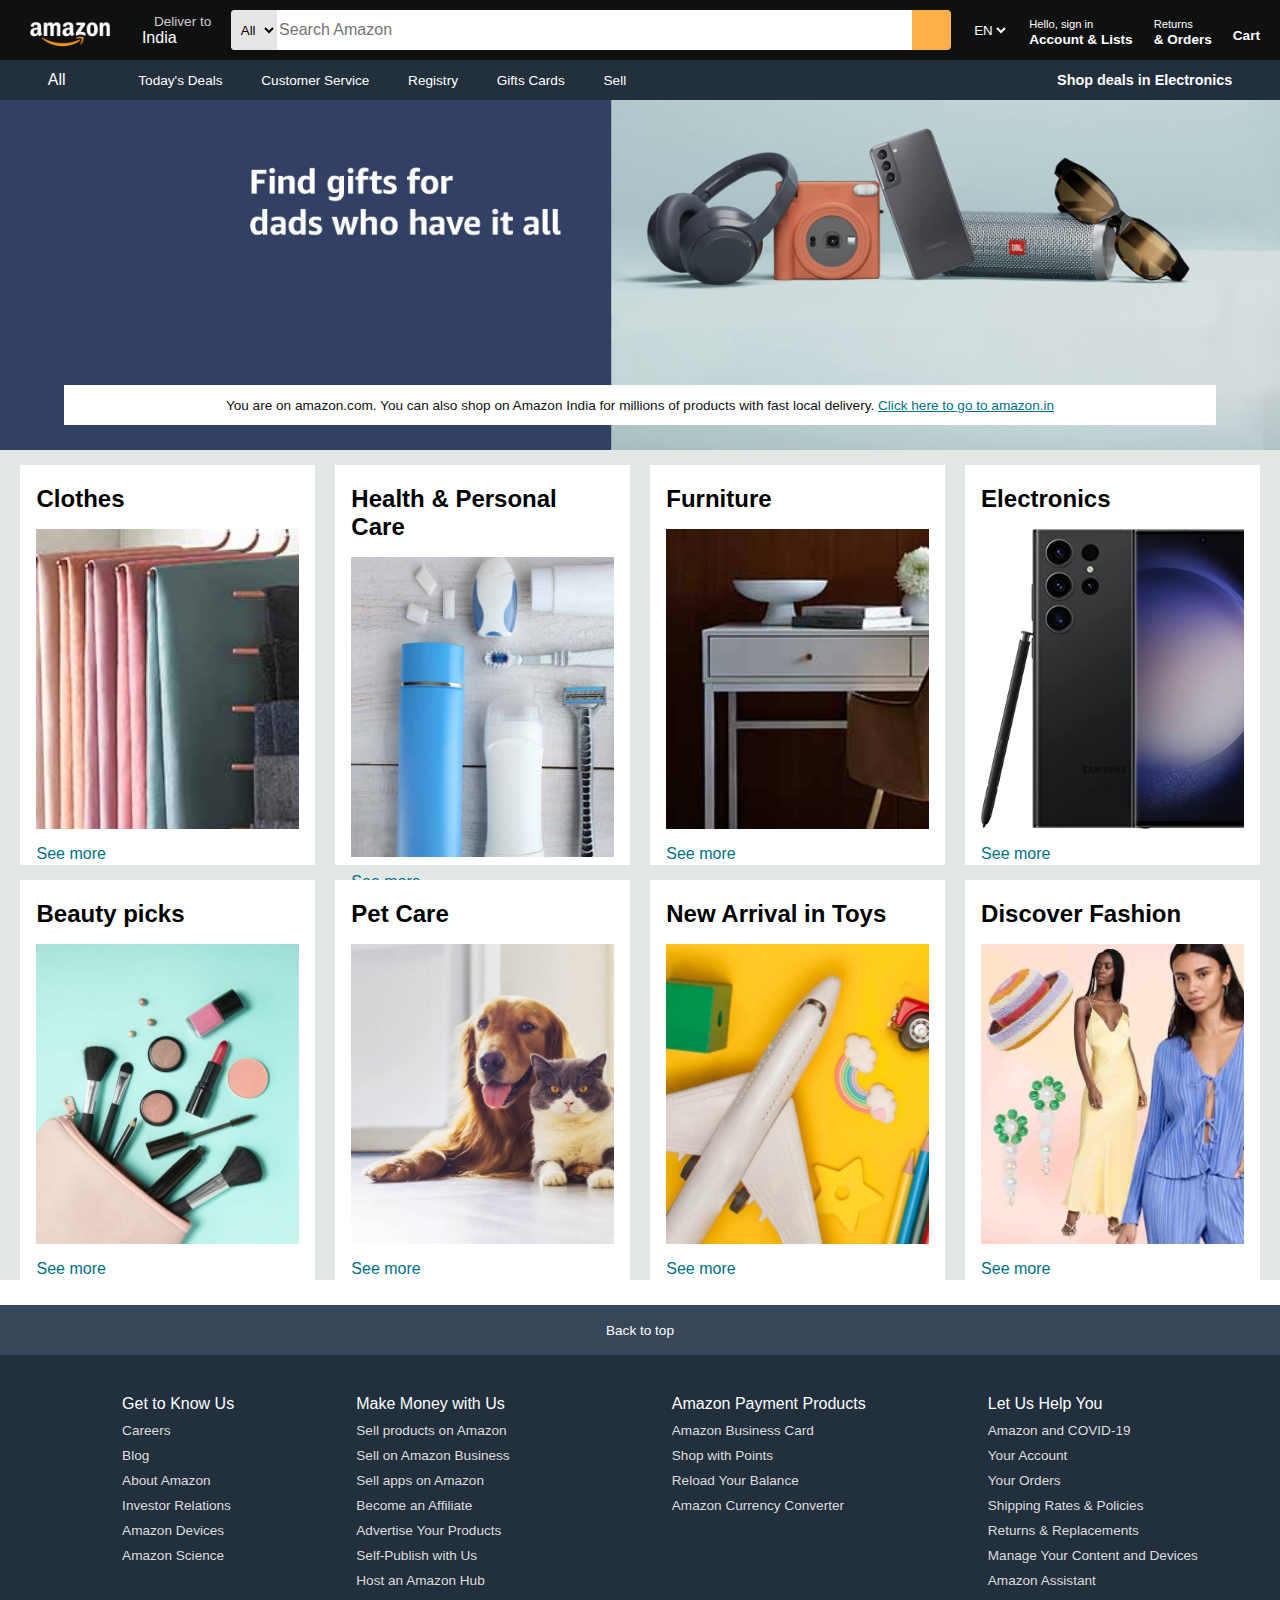
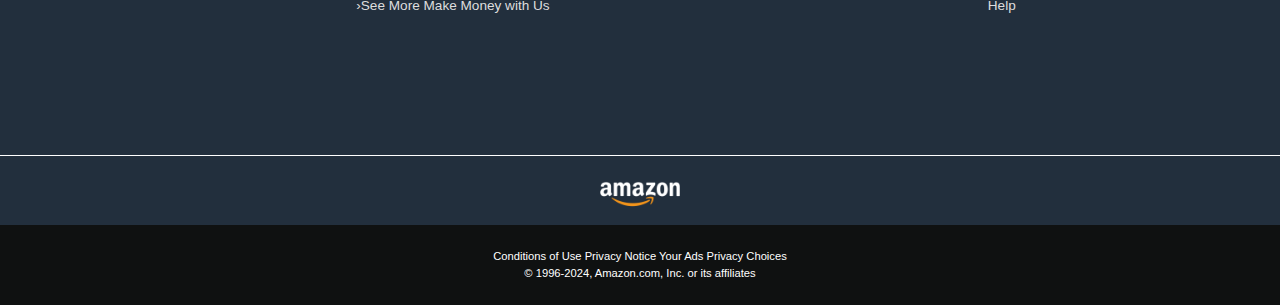
<file: Amazon Landing Page/Amazon.html>
<!DOCTYPE html>
<html lang="en">

<head>
    <meta charset="UTF-8">
    <meta name="viewport" content="width=device-width, initial-scale=1.0">
    <title>Amazon</title>
    <link rel="stylesheet" href="style.css">
    <link rel="icon" type="image/x-icon" href="amazon_icon-icons.com_62714.ico">
    <link rel="stylesheet" href="https://cdnjs.cloudflare.com/ajax/libs/font-awesome/6.5.1/css/all.min.css"
        integrity="sha512-DTOQO9RWCH3ppGqcWaEA1BIZOC6xxalwEsw9c2QQeAIftl+Vegovlnee1c9QX4TctnWMn13TZye+giMm8e2LwA=="
        crossorigin="anonymous" referrerpolicy="no-referrer" /> <!--Content Delivery Network-->
</head>

<body>
    <header>
        <section class="navbar">
            <div class="nav-logo border">
                <div class="logo"></div>
            </div>

            <div class="nav-address border">
                <p class="first-address">Deliver to </p>
                <div class="add-icon">
                    <i class="fa-solid fa-location-dot"></i>
                    <p class="second-address">India</p>
                </div>
            </div>

            <div class="nav-search">
                <select class="search-select">
                    <option>All</option>
                </select>
                <input placeholder="Search Amazon" class="search-input">
                <div class="search-icon">
                    <i class="fa-solid fa-magnifying-glass"></i>
                </div>
            </div>

            <div>
                <select class="nav-lang">
                    <option>EN</option>
                </select>
            </div>

            <div class="nav-signin border">
                <p><span>Hello, sign in</span></p>
                <p class="nav-second">Account & Lists</p>
            </div>

            <div class="nav-return border">
                <p><span>Returns</span></p>
                <p class="nav-second">& Orders</p>
            </div>

            <div class="nav-cart border">
                <i class="fa-solid fa-cart-shopping"></i>
                Cart
            </div>
        </section>

        <div class="panel">
            <div class="panel-all border panel-padding">
                <i class="fa-solid fa-bars"></i>
                All
            </div>
            <div class="panel-ops">
                <p class="border panel-padding">Today's Deals</p>
                <p class="border panel-padding">Customer Service</p>
                <p class="border panel-padding">Registry</p>
                <p class="border panel-padding">Gifts Cards</p>
                <p class="border panel-padding">Sell</p>
            </div>
            <div class="panel-deals border panel-padding">
                Shop deals in Electronics
            </div>
        </div>
    </header>

    <div class="hero-section">
        <div class="hero-msg">
            <p>You are on amazon.com. You can also shop on Amazon India for millions of products with fast local
                delivery. <a href="https://www.amazon.in/?ref=aisgw_intl_stripe_in">Click here to go to amazon.in</a>
            </p>
        </div>
    </div>

    <div class="shop-section">
        <div class="box">
            <div class="box-content">
                <h2>Clothes</h2>
                <div class="box-image" style="background-image: url('box1_image.jpg');"></div>
                <p>See more</p>
            </div>
        </div>

        <div class="box">
            <div class="box-content">
                <h2>Health & Personal Care</h2>
                <div class="box-image" style="background-image: url('box2_image.jpg');"></div>
                <p>See more</p>
            </div>
        </div>

        <div class="box">
            <div class="box-content">
                <h2>Furniture</h2>
                <div class="box-image" style="background-image: url('box3_image.jpg');"></div>
                <p>See more</p>
            </div>
        </div>

        <div class="box">
            <div class="box-content">
                <h2>Electronics</h2>
                <div class="box-image" style="background-image: url('box4_image.jpg');"></div>
                <p>See more</p>
            </div>
        </div>
        <div class="box">
            <div class="box-content">
                <h2>Beauty picks</h2>
                <div class="box-image" style="background-image: url('box5_image.jpg');"></div>
                <p>See more</p>
            </div>
        </div>

        <div class="box">
            <div class="box-content">
                <h2>Pet Care</h2>
                <div class="box-image" style="background-image: url('box6_image.jpg');"></div>
                <p>See more</p>
            </div>
        </div>

        <div class="box">
            <div class="box-content">
                <h2>New Arrival in Toys</h2>
                <div class="box-image" style="background-image: url('box7_image.jpg');"></div>
                <p>See more</p>
            </div>
        </div>

        <div class="box">
            <div class="box-content">
                <h2>Discover Fashion</h2>
                <div class="box-image" style="background-image: url('box8_image.jpg');"></div>
                <p>See more</p>
            </div>
        </div>
    </div>

    <footer>
        <div class="foot-panel1">Back to top</div>
        <div class="foot-panel2">
            <ul>
                <p>Get to Know Us</p>
                <a>Careers</a>
                <a>Blog</a>
                <a>About Amazon</a>
                <a>Investor Relations</a>
                <a>Amazon Devices</a>
                <a>Amazon Science</a>
            </ul>
            <ul>
                <p>Make Money with Us</p>
                <a>Sell products on Amazon</a>
                <a>Sell on Amazon Business</a>
                <a>Sell apps on Amazon</a>
                <a>Become an Affiliate</a>
                <a>Advertise Your Products</a>
                <a>Self-Publish with Us</a>
                <a>Host an Amazon Hub</a>
                <a>›See More Make Money with Us</a>
            </ul>
            <ul>
                <p>Amazon Payment Products</p>
                <a>Amazon Business Card</a>
                <a>Shop with Points</a>
                <a>Reload Your Balance</a>
                <a>Amazon Currency Converter</a>
            </ul>
            <ul>
                <p>Let Us Help You</p>
                <a>Amazon and COVID-19</a>
                <a>Your Account</a>
                <a>Your Orders</a>
                <a>Shipping Rates & Policies</a>
                <a>Returns & Replacements</a>
                <a>Manage Your Content and Devices</a>
                <a>Amazon Assistant</a>
                <a>Help</a>
            </ul>
        </div>

        <div class="foot-panel3">
            <div class="logo"></div>
        </div>

        <div class="foot-panel4">
            <div class="pages">
                <a>Conditions of Use</a>
                <a>Privacy Notice</a>
                <a>Your Ads Privacy Choices</a>
            </div>
            <div class="copyright">
                © 1996-2024, Amazon.com, Inc. or its affiliates
            </div>
        </div>
    </footer>









    <!-- <script src="App.js"></script> -->
</body>

</html>
</file>
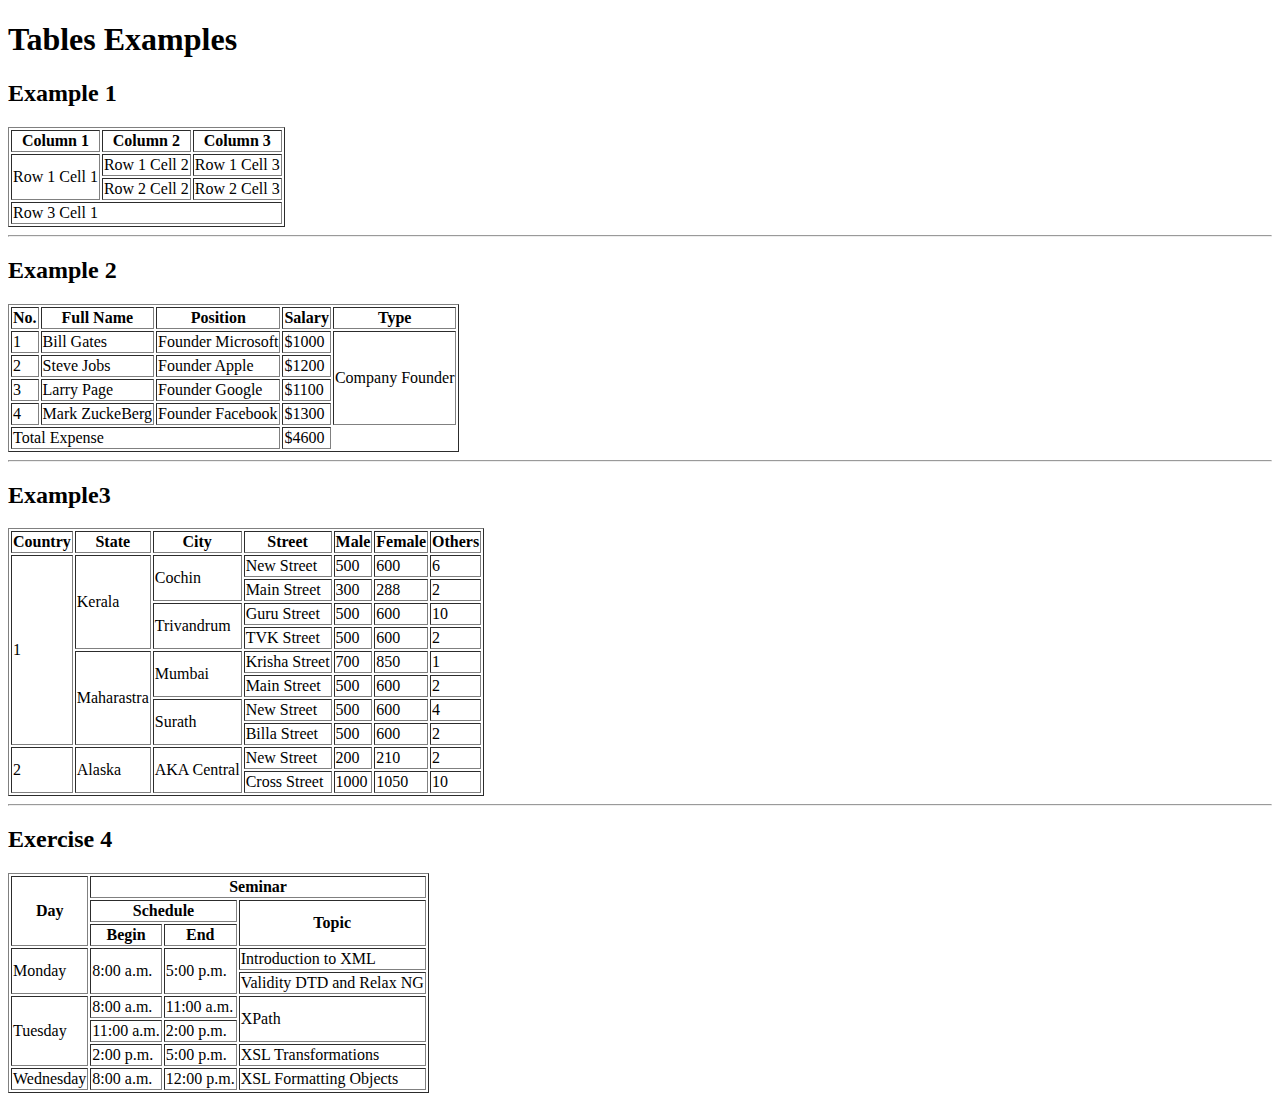
<file: Pure-HTML-Projects/Table.html>
<!DOCTYPE html>
<html lang="en">
  <head>
    <meta charset="UTF-8" />
    <meta name="viewport" content="width=device-width, initial-scale=1.0" />
    <title>Tables</title>
  </head>
  <body>
    <h1>Tables Examples</h1>
    <h2>Example 1</h2>
    <table border="1">
      <thead>
        <th>Column 1</th>
        <th>Column 2</th>
        <th>Column 3</th>
      </thead>
      <tbody>
        <tr>
          <td rowspan="2">Row 1 Cell 1</td>
          <td>Row 1 Cell 2</td>
          <td>Row 1 Cell 3</td>
        </tr>
        <tr>
          <td>Row 2 Cell 2</td>
          <td>Row 2 Cell 3</td>
        </tr>
        <tr>
          <td colspan="3">Row 3 Cell 1</td>
        </tr>
      </tbody>
    </table>
    <hr />
    <h2>Example 2</h2>
    <table border="1">
      <thead>
        <th>No.</th>
        <th>Full Name</th>
        <th>Position</th>
        <th>Salary</th>
        <th>Type</th>
      </thead>
      <tbody>
        <tr>
          <td>1</td>
          <td>Bill Gates</td>
          <td>Founder Microsoft</td>
          <td>$1000</td>
          <td rowspan="4">Company Founder</td>
        </tr>
        <tr>
          <td>2</td>
          <td>Steve Jobs</td>
          <td>Founder Apple</td>
          <td>$1200</td>
        </tr>
        <tr>
          <td>3</td>
          <td>Larry Page</td>
          <td>Founder Google</td>
          <td>$1100</td>
        </tr>
        <tr>
          <td>4</td>
          <td>Mark ZuckeBerg</td>
          <td>Founder Facebook</td>
          <td>$1300</td>
        </tr>
      </tbody>
      <tfoot>
        <tr>
          <td colspan="3">Total Expense</td>
          <td>$4600</td>
        </tr>
      </tfoot>
    </table>
    <hr />
    <h2>Example3</h2>
    <table border="1">
      <thead>
        <th>Country</th>
        <th>State</th>
        <th>City</th>
        <th>Street</th>
        <th>Male</th>
        <th>Female</th>
        <th>Others</th>
      </thead>
      <tbody>
        <tr>
          <td rowspan="8">1</td>
          <td rowspan="4">Kerala</td>
          <td rowspan="2">Cochin</td>
          <td>New Street</td>
          <td>500</td>
          <td>600</td>
          <td>6</td>
        </tr>
        <tr>
          <td>Main Street</td>
          <td>300</td>
          <td>288</td>
          <td>2</td>
        </tr>
        <tr>
          <td rowspan="2">Trivandrum</td>
          <td>Guru Street</td>
          <td>500</td>
          <td>600</td>
          <td>10</td>
        </tr>
        <tr>
          <td>TVK Street</td>
          <td>500</td>
          <td>600</td>
          <td>2</td>
        </tr>
        <tr>
          <td rowspan="4">Maharastra</td>
          <td rowspan="2">Mumbai</td>
          <td>Krisha Street</td>
          <td>700</td>
          <td>850</td>
          <td>1</td>
        </tr>
        <tr>
          <td>Main Street</td>
          <td>500</td>
          <td>600</td>
          <td>2</td>
        </tr>
        <tr>
          <td rowspan="2">Surath</td>
          <td>New Street</td>
          <td>500</td>
          <td>600</td>
          <td>4</td>
        </tr>
        <tr>
          <td>Billa Street</td>
          <td>500</td>
          <td>600</td>
          <td>2</td>
        </tr>
        <tr>
          <td rowspan="2">2</td>
          <td rowspan="2">Alaska</td>
          <td rowspan="2">AKA Central</td>
          <td>New Street</td>
          <td>200</td>
          <td>210</td>
          <td>2</td>
        </tr>
        <tr>
          <td>Cross Street</td>
          <td>1000</td>
          <td>1050</td>
          <td>10</td>
        </tr>
      </tbody>
    </table>
    <hr />
    <h2>Exercise 4</h2>
    <table border="1">
      <thead>
        <tr>
          <th rowspan="3">Day</th>
          <th colspan="3">Seminar</th>
        </tr>
        <tr>
          <th colspan="2">Schedule</th>
          <th rowspan="2">Topic</th>
        </tr>
        <tr>
          <th>Begin</th>
          <th>End</th>
        </tr>
      </thead>
      <tbody>
        <tr>
          <td rowspan="2">Monday</td>
          <td rowspan="2">8:00 a.m.</td>
          <td rowspan="2">5:00 p.m.</td>
          <td>Introduction to XML</td>
        </tr>
        <tr>
          <td>Validity DTD and Relax NG</td>
        </tr>
        <tr>
          <td rowspan="3">Tuesday</td>
          <td>8:00 a.m.</td>
          <td>11:00 a.m.</td>
          <td rowspan="2">XPath</td>
        </tr>
        <tr>
          <td>11:00 a.m.</td>
          <td>2:00 p.m.</td>
        </tr>
        <tr>
          <td>2:00 p.m.</td>
          <td>5:00 p.m.</td>
          <td>XSL Transformations</td>
        </tr>
        <tr>
          <td>Wednesday</td>
          <td>8:00 a.m.</td>
          <td>12:00 p.m.</td>
          <td>XSL Formatting Objects</td>
        </tr>
      </tbody>
    </table>
  </body>
</html>
</file>
<file: Amazon Landing Page/style.css>
* {
    margin: 0;
    font-family: Arial, sans-serif;
    box-sizing: border-box;
}

/* Navigation bar */
.navbar {
    height: 60px;
    background-color: #0f1111;
    color: white;
    display: flex;
    align-items: center;
    justify-content: space-evenly;
}

.nav-logo {
    height: 50px;
    width: 100px;
}

.logo {
    background-image: url("amazon_logo.png");
    background-size: cover;
    height: 50px;
    width: 100%;
}

.border {
    border: 1.5px solid transparent;
}

.border:hover {
    border: 1.5px solid white
}

/*Deliver to india*/
.first-address {
    color: #cccccc;
    font-size: 0.85rem;
    margin-left: 15px;
}

.second-address {
    font-size: 1rem;
    margin-left: 3px;
}

.add-icon {
    display: flex;
    align-items: center;
}

/* search bar */
.nav-search {
    display: flex;
    justify-content: space-between;
    background-color: #ffb049;
    width: 720px;
    height: 40px;
    border-radius: 4px;
}

.search-select {
    background-color: #e6e6e6;
    width: 52px;
    text-align: center;
    border-top-left-radius: 4px;
    border-bottom-left-radius: 4px;
    border: none;
}

.search-input {
    width: 100%;
    font-size: 1rem;
    border: none;
}

.search-icon {
    width: 45px;
    display: flex;
    justify-content: center;
    align-items: center;
    font-size: 1.2rem;
    color: #0f1111;
}

.nav-search:hover {
    border: 2px solid orange;
}

/* EN Icon */
.nav-lang {
    background-color: #0f1111;
    color: white;
    border: none;
}

/* navigation signin */
span {
    font-size: 0.7rem;
}

.nav-second {
    font-size: 0.85rem;
    font-weight: 700;
}

/* Cart Icon */
.nav-cart i {
    font-size: 30px;
}

.nav-cart {
    font-size: 0.85rem;
    font-weight: 700;
}

/* navigation panel */
.panel {
    height: 40px;
    background-color: #222f3d;
    color: white;
    display: flex;
    justify-content: space-evenly;
    align-items: center;
}

.panel-ops p {
    display: inline;
    margin-left: 15px;
}

.panel-ops {
    width: 70%;
    font-size: 0.85rem;
}

.panel-deals {
    font-size: 0.9rem;
    font-weight: 700;
}

.panel-padding {
    padding: 8px 9px;
}

/* hero section*/
.hero-section {
    background-image: url("hero_image.jpg");
    background-size: cover;
    height: 350px;
    display: flex;
    justify-content: center;
    align-items: flex-end;
}

.hero-msg {
    color: #0f1111;
    background-color: white;
    height: 40px;
    display: flex;
    align-items: center;
    justify-content: center;
    font-size: 0.85rem;
    width: 90%;
    margin-bottom: 25px;
}

.hero-msg a {
    color: #007185;
}

/* shop-section */
.shop-section {
    display: flex;
    flex-wrap: wrap;
    justify-content: space-evenly;
    background-color: #e2e7e6;
}

.box {
    height: 400px;
    width: 23%;
    background-color: white;
    padding: 20px 0px 15px;
    margin-top: 15px;
}

.box-image {
    height: 300px;
    margin-top: 1rem;
    margin-bottom: 1rem;
    background-size: cover;
}

.box-content {
    margin-left: 1rem;
    margin-right: 1rem;
}

.box-content p {
    color: #007185;
}

/* footer-section */
footer {
    margin-top: 25px;
}

.foot-panel1 {
    background-color: #37475a;
    color: white;
    height: 50px;
    display: flex;
    justify-content: center;
    align-items: center;
    font-size: 0.85rem;
}

.foot-panel2 {
    background-color: #222f3d;
    color: white;
    height: 400px;
    display: flex;
    justify-content: space-evenly;
}

ul {
    margin-top: 40px;
}

.foot-panel2 ul a {
    display: block;
    margin-top: 10px;
    font-size: 0.85rem;
    color: #dddddd;
}

.foot-panel3 {
    background-color: #222f3d;
    color: white;
    border-top: 0.5px solid white;
    height: 70px;
    display: flex;
    justify-content: center;
    align-items: center;
}

.logo {
    background-image: url("amazon_logo.png");
    background-size: cover;
    height: 50px;
    width: 100px;
}

.foot-panel4 {
    background-color: #0f1111;
    color: white;
    height: 80px;
    font-size: 0.7rem;
    text-align: center;
}

.pages {
    padding-top: 25px;
}

.copyright {
    padding-top: 5px;
}
</file>
